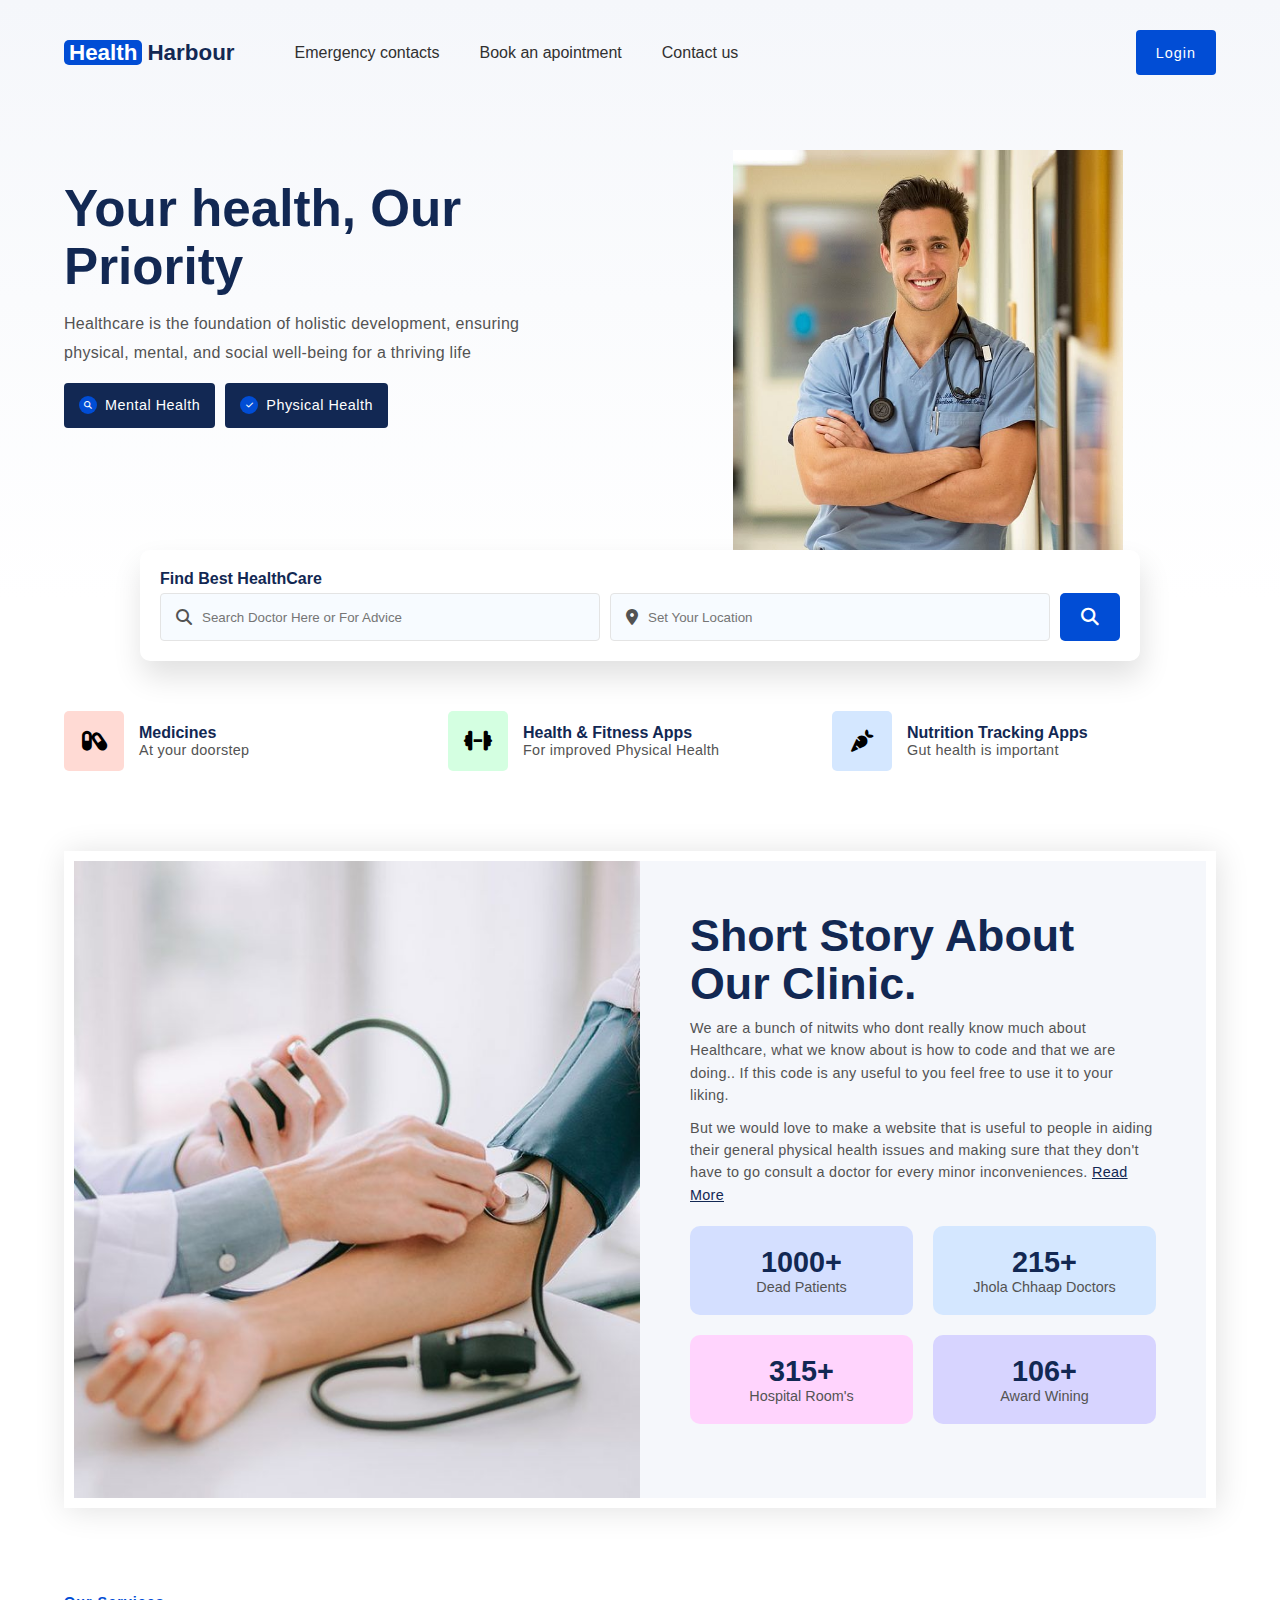
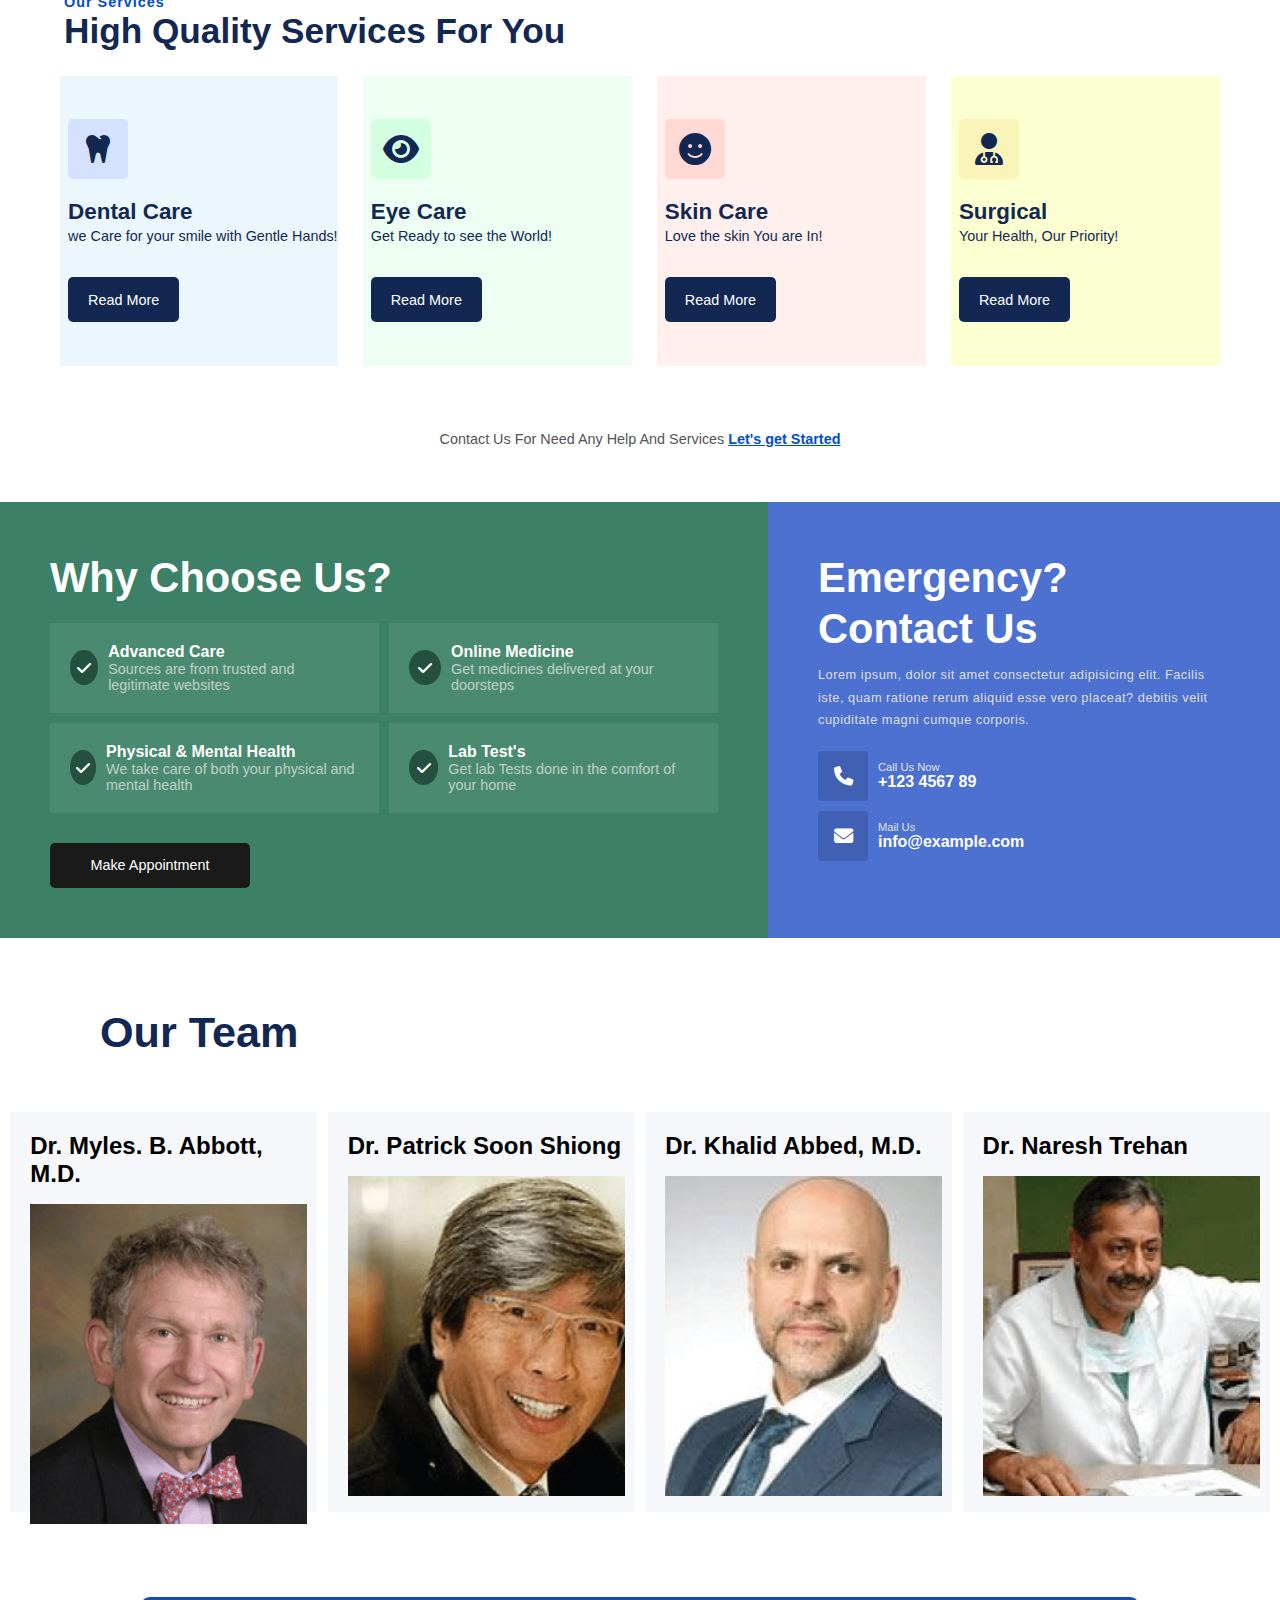
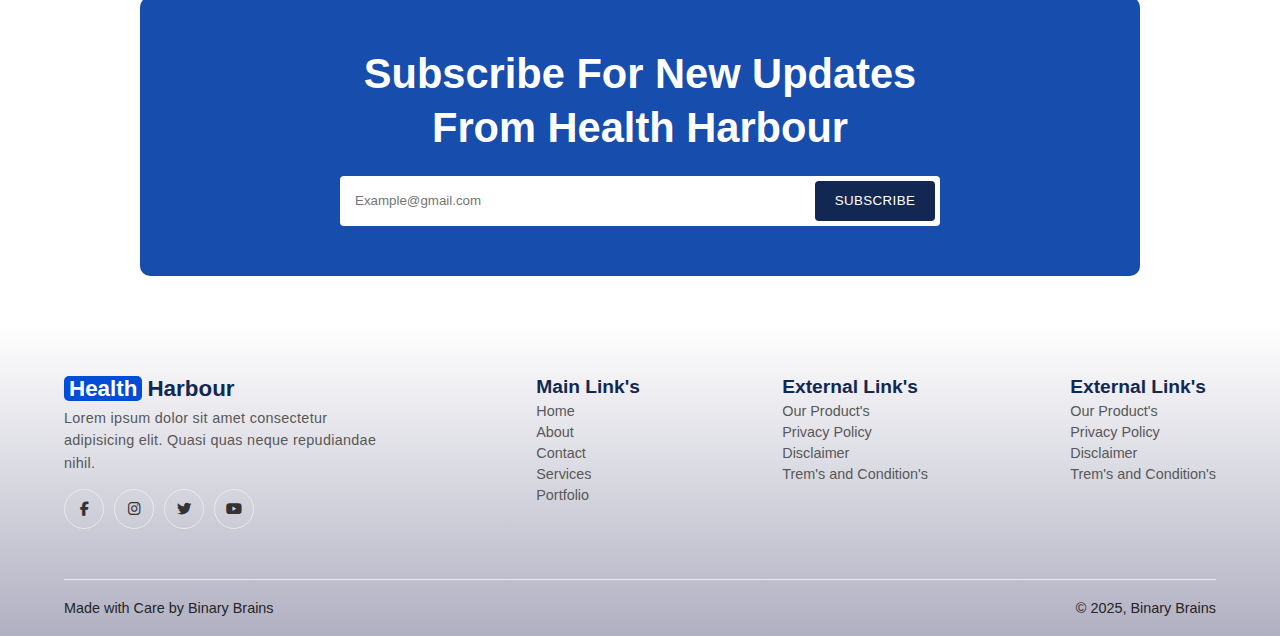
<file: tut/Health-Harbour/index.html>
<!DOCTYPE html>
<html lang="en">
<head>
    <!--meta information for device compatibility-->
    <meta charset="UTF-8">
    <meta http-equiv="X-UA-Compatible" content="IE=edge">
    <meta name="viewport" content="width=device-width, initial-scale=1.0">
    <!--title-->
    <title>Health harbour</title>
    <!--Fav-icon-->
    <link rel="icon" href="images/square-plus-regular.svg">
    <!--linking css file-->
    <link rel="stylesheet" href="style.css">
    <!--library for font awesome for icons-->
    <link rel="stylesheet" href="https://cdnjs.cloudflare.com/ajax/libs/font-awesome/6.7.2/css/all.min.css" integrity="sha512-Evv84Mr4kqVGRNSgIGL/F/aIDqQb7xQ2vcrdIwxfjThSH8CSR7PBEakCr51Ck+w+/U6swU2Im1vVX0SVk9ABhg==" crossorigin="anonymous" referrerpolicy="no-referrer" />
</head>
<body>
    
    <!--Hero-Section-->
    <section id="hero">

        <!--navigation-->
        <nav class="navigation">
            <!--**menu-btn*****-->
            <input type="checkbox" class="menu-btn" id="menu-btn">
            <label for="menu-btn" class="menu-icon">
                <span class="nav-icon"></span>
            </label>
            <!--**logo*********-->
            <a href="index.html" class="logo"><span>Health</span>Harbour</a>
            <!--**menu*********-->
            <ul class="menu">
                <li><a href="#our-team">Emergency contacts</a></li>
                <li><a href="#our-services">Book an apointment</a></li>
                <li><a href="#testimonials">Contact us</a></li>
            </ul>
            <!--**contact*******-->
            <a href="#" class="nav-appointment-btn">Login</a>
        </nav><!--nav-end-->


        <!--Content-->
        <div class="hero-content">
            <!--text-->
            <div class="hero-text">
                <h1>Your health, Our Priority</h1>
                <p>Healthcare is the foundation of holistic development, ensuring physical, mental, and social well-being for a thriving life</p>
                <!--btns-->
                <div class="hero-text-btns">
                    <a href="#"><i class="fa-solid fa-magnifying-glass"></i> Mental Health</a>
                    <a href="#"><i class="fa-solid fa-check"></i>Physical Health</a>
                </div>
            </div>
            <!--**img*****************-->
            <div class="hero-img">
                <img alt="doctor" src="images/doc.jpeg">
            </div>
        </div>

        
    </section><!--hero-end-->


    <!--==appointment-search===============================-->
    <div class="appointment-search-container">
        <h3>Find Best HealthCare</h3>
        <form class="appointment-search">
        <!--**doctor-search-box*******-->
        <div class="appo-search-box">
            <i class="fa-solid fa-magnifying-glass"></i>
            <input type="text" placeholder="Search Doctor Here or For Advice">
        </div>
        <!--**set-your-location*******-->
        <div class="appo-search-box">
            <i class="fa-solid fa-location-dot"></i>
            <input type="text" placeholder="Set Your Location">
        </div>
        <!--**btn*********************-->
        <button>
            <i class="fa-solid fa-magnifying-glass"></i>
        </button>
        </form>
    </div>


    <!--==service-info===========================-->
    <section class="what-we-provide">

        <!--**box1***********-->
        <div class="w-info-box w-i-box1">
            <!--icon-->
            <div class="w-info-icon">
                <i class="fa-solid fa-capsules"></i>
            </div>
            <!--text-->
            <div class="w-info-text">
                <strong>Medicines</strong>
                <p>At your doorstep</p>
            </div>
        </div>
        <!--**box2***********-->
        <div class="w-info-box w-i-box2">
            <!--icon-->
            <div class="w-info-icon">
                <i class="fa-solid fa-dumbbell"></i>
            </div>
            <!--text-->
            <div class="w-info-text">
                <strong>Health & Fitness Apps</strong>
                <p>For improved Physical Health </p>
            </div>
        </div>
        <!--**box3***********-->
        <div class="w-info-box w-i-box3">
            <!--icon-->
            <div class="w-info-icon">
                <i class="fa-solid fa-carrot"></i>
            </div>
            <!--text-->
            <div class="w-info-text">
                <strong>Nutrition Tracking Apps</strong>
                <p>Gut health is important</p>
            </div>
        </div>
    
    </section><!--end-->



    <!--==Story=============================-->
    <section id="our_story">

        <!--**img**-->
        <div class="our-story-img">
            <img src="images/med.jpeg" >
        </div>
        <!--**text**-->
        <div class="our-stroy-text">
            <h2>Short Story About Our Clinic.</h2>
            <p>We are a bunch of nitwits who dont really know much about Healthcare, what we know about is how to code and that we are doing.. If this code is any useful to you feel free to use it to your liking.</p>
            <p>But we would love to make a website that is useful to people in aiding their general physical health issues and making sure that they don't have to go consult a doctor for every minor inconveniences.  <a>Read More</a></p>
            <!--numbers-of-happy-patients-->
            <div class="story-numbers-container">
                <!--box-->
                <div class="story-numbers-box s-n-box1">
                    <strong>1000+</strong>
                    <span>Dead Patients</span>
                </div>
                <!--box-->
                <div class="story-numbers-box s-n-box2">
                    <strong>215+</strong>
                    <span>Jhola Chhaap Doctors</span>
                </div>
                <!--box-->
                <div class="story-numbers-box s-n-box3">
                    <strong>315+</strong>
                    <span>Hospital Room's</span>
                </div>
                <!--box-->
                <div class="story-numbers-box s-n-box4">
                    <strong>106+</strong>
                    <span>Award Wining</span>
                </div>
            </div>
        </div>
        
    </section><!--story-end-->

    

    <!--==Our-Services======================-->
    <section id="our-services">

        <!--**heading********************-->
        <div class="services-heading">
            <!--text-->
            <div class="services-heading-text">
                <strong>Our Services</strong>
                <h2>High Quality Services For You</h2>
            </div>
            <!--btns-->
            <div class="service-slide-btns">
                <div class="swiper-button-prev"></div>
                <div class="swiper-button-next"></div>
            </div>
        </div>

        <!--**container*******************-->
        <div class="services-box-container">

                    <!--**1*******-->
                    <div class="swiper-slide">
                    <!--**box1**-->
                    <div class="service-box s-box1">
                        <!--icon-->
                        <i class="fa-solid fa-tooth"></i>
                        <!--title-->
                        <strong>Dental Care</strong>
                        <!--details-->
                        <p>we Care for your smile with Gentle Hands!</p>
                        <!--read more-->
                        <a href="#">Read More</a>
                    </div>
                    </div><!--slide-end-->
                    <!--**1*******-->
                    <div class="swiper-slide">
                    <!--**box1**-->
                    <div class="service-box s-box2">
                        <!--icon-->
                        <i class="fa-solid fa-eye"></i>
                        <!--title-->
                        <strong>Eye Care</strong>
                        <!--details-->
                        <p>Get Ready to see the World!</p>
                        <!--read more-->
                        <a href="#">Read More</a>
                    </div>
                    </div><!--slide-end-->
                    <!--**1*******-->
                    <div class="swiper-slide">
                    <!--**box1**-->
                    <div class="service-box s-box3">
                        <!--icon-->
                        <i class="fa-solid fa-face-smile"></i>
                        <!--title-->
                        <strong>Skin Care</strong>
                        <!--details-->
                        <p>Love the skin You are In!</p>
                        <!--read more-->
                        <a href="#">Read More</a>
                    </div>
                    </div><!--slide-end-->
                    <!--**1*******-->
                    <div class="swiper-slide">
                    <!--**box1**-->
                    <div class="service-box s-box4">
                        <!--icon-->
                        <i class="fa-solid fa-user-doctor"></i>
                        <!--title-->
                        <strong>Surgical</strong>
                        <!--details-->
                        <p>Your Health, Our Priority!</p>
                        <!--read more-->
                        <a href="#">Read More</a>
                    </div>
                    </div><!--slide-end-->
        </div>

        <!--btn-->
        <span class="service-btn">Contact Us For Need Any Help And Services <a href="#">Let's get Started</a></span>
    
    </section><!--services-end-->


    <!--==Why-choose-us=======================-->
    <section id="why-choose-us">

        <!--**left*****************-->
        <div class="why-choose-us-left">
            <h3>Why Choose Us?</h3>
            <!--==container====-->
            <div class="why-choose-box-container">
                <!--**box**-->
                <div class="why-choose-box">
                    <!--icon-->
                    <i class="fa-solid fa-check"></i>
                    <!--text-->
                    <div class="why-choose-box-text">
                        <strong>Advanced Care</strong>
                        <p>Sources are from trusted and legitimate websites</p>
                    </div>
                </div>
                <!--**box**-->
                <div class="why-choose-box">
                    <!--icon-->
                    <i class="fa-solid fa-check"></i>
                    <!--text-->
                    <div class="why-choose-box-text">
                        <strong>Online Medicine</strong>
                        <p>Get medicines delivered at your doorsteps</p>
                    </div>
                </div>
                <!--**box**-->
                <div class="why-choose-box">
                    <!--icon-->
                    <i class="fa-solid fa-check"></i>
                    <!--text-->
                    <div class="why-choose-box-text">
                        <strong>Physical & Mental Health</strong>
                        <p>We take care of both your physical and mental health</p>
                    </div>
                </div>
                <!--**box**-->
                <div class="why-choose-box">
                    <!--icon-->
                    <i class="fa-solid fa-check"></i>
                    <!--text-->
                    <div class="why-choose-box-text">
                        <strong>Lab Test's</strong>
                        <p>Get lab Tests done in the comfort of your home</p>
                    </div>
                </div>
            </div>
            <!--==btn========-->
            <a href="#" class="why-choose-us-btn">Make Appointment</a>
        </div><!--left-end-->

        <!--**right*******************-->
        <div class="why-choose-us-right">
            <h3>Emergency?<br/>
                Contact Us
            </h3>
            <p>Lorem ipsum, dolor sit amet consectetur adipisicing elit. Facilis iste, quam ratione rerum aliquid esse vero placeat? debitis velit cupiditate magni cumque corporis.</p>
            <!--==container====-->
            <div class="w-right-contact-container">
                <!--**box**-->
                <div class="w-right-contact-box">
                    <i class="fa-solid fa-phone"></i>
                    <!--text-->
                    <div class="w-right-contact-box-text">
                        <span>Call Us Now</span>
                        <strong>+123 4567 89</strong>
                    </div>
                </div>
                <!--**box**-->
                <div class="w-right-contact-box">
                    <i class="fa-solid fa-envelope"></i>
                    <!--text-->
                    <div class="w-right-contact-box-text">
                        <span>Mail Us</span>
                        <strong>info@example.com</strong>
                    </div>
                </div>
            </div>
        </div><!--right-end-->

    </section><!--end-->

    <!-- This is our team section -->
     <div class="team-heading">
        <h2> Our Team</h2>
     </div>
    <div class="shop-section">
        <div class="box">
            <div class="box-content">
                <h2>Dr. Myles. B. Abbott, M.D.</h2>
                <div class="box-img" style="background-image: url('images/doc1.png');"></div>
            </div>
        </div>
        <div class="box">
            <div class="box-content">
                <h2>Dr. Patrick Soon Shiong</h2>
                <div class="box-img" style="background-image: url('images/doc2.png');"></div>
            </div>
        </div>
        <div class="box">
            <div class="box-content">
                <h2>Dr. Khalid Abbed, M.D.</h2>
                <div class="box-img" style="background-image: url('images/doc3.jpg');"></div>
            </div>
        </div>
        <div class="box">
            <div class="box-content">
                <h2>Dr. Naresh Trehan</h2>
                <div class="box-img" style="background-image: url('images/doc4.png');"></div>
            </div>
        </div>
        
    </div>

    <!--==Subscribe===========================-->
    <section id="subscribe">
        <h3>Subscribe For New Updates From Health Harbour</h3>
        <!--subcribe-box-->
        <form class="subscribe-box">
            <input type="email" placeholder="Example@gmail.com">
            <button>Subscribe</button>
        </form>
    </section><!--end-->


    <footer>
        <div class="footer-container">
            <!--**comoany-box**-->
            <div class="footer-company-box">
                <!--logo-->
                <a href="#" class="logo"><span>Health</span>Harbour</a>
                <!--details-->
                <p>Lorem ipsum dolor sit amet consectetur adipisicing elit. Quasi quas neque repudiandae nihil.</p>
                <!--social-box-->
                <div class="footer-social">
                    <a href="#"><i class="fa-brands fa-facebook-f"></i></a>
                    <a href="#"><i class="fa-brands fa-instagram"></i></a>
                    <a href="#"><i class="fa-brands fa-twitter"></i></a>
                    <a href="#"><i class="fa-brands fa-youtube"></i></a>
                </div>
            </div>
            <!--**link-box***-->
            <div class="footer-link-box">
                <strong>Main Link's</strong>
                <ul>
                    <li><a href="#">Home</a></li>
                    <li><a href="#">About</a></li>
                    <li><a href="#">Contact</a></li>
                    <li><a href="#">Services</a></li>
                    <li><a href="#">Portfolio</a></li>
                </ul>
            </div>
            <!--**link-box***-->
            <div class="footer-link-box">
                <strong>External Link's</strong>
                <ul>
                    <li><a href="#">Our Product's</a></li>
                    <li><a href="#">Privacy Policy</a></li>
                    <li><a href="#">Disclaimer</a></li>
                    <li><a href="#">Trem's and Condition's</a></li>
                </ul>
            </div>
            <!--**link-box***-->
            <div class="footer-link-box">
                <strong>External Link's</strong>
                <ul>
                    <li><a href="#">Our Product's</a></li>
                    <li><a href="#">Privacy Policy</a></li>
                    <li><a href="#">Disclaimer</a></li>
                    <li><a href="#">Trem's and Condition's</a></li>
                </ul>
            </div>
            
   
        </div>

        <!--**bottom**********************-->
        <div class="footer-bottom">
            <span class="footer-owner">Made with Care by Binary Brains</span>
            <span class="copyright">&#169; 2025, Binary Brains</span>
        </div>
    </footer>
</body>
</html>
</file>
<file: tut/Health-Harbour/style.css>
*{
    margin: 0px;
    padding: 0px;
    font-family: sans-serif;
    box-sizing: border-box;
    scroll-behavior: smooth;
}
a{
    text-decoration: none;
}
ul{
    list-style: none;
}

/* width */
::-webkit-scrollbar {
    width: 7px;
  }
  

/*==hero========================*/
#hero{
    min-height: 600px;
    background: linear-gradient(to bottom, #f5f7fb, white);
    display: flex;
    flex-direction: column;
    justify-content: space-between;
}
.navigation{
    display: flex;
    justify-content: space-between;
    align-items: center;
    max-width: 1200px;
    width: 90%;
    margin: 0px auto;
    padding: 30px 0px;
}
.logo{
    color:#122853;
    font-weight: 700;
    font-size: 1.4rem;
}
.logo span{
    background-color: #014dd5;
    color: #ffffff;
    padding: 0px 5px;
    border-radius: 5px;
    font-weight: 600;
    margin-right: 5px;
}
.menu{
    display: flex;
    justify-content: center;
    align-items: center;
    margin-right: auto;
    margin-left: 40px;
}
.menu li a{
    margin: 0px 20px;
    color: #303030;
    font-weight: 500;
    transition: all ease 0.3s;
}
.menu li a:hover{
    color: #014dd5;
}
.nav-appointment-btn{
    height: 45px;
    padding: 0px 20px;
    border-radius:4px;
    background-color: #014dd5;
    color: #ffffff;
    display: flex;
    justify-content: center;
    align-items: center;
    font-weight: 500;
    letter-spacing: 1px;
    font-size: 0.9rem;
}
/*==hero-content==================*/
.hero-content{
    max-width: 1200px;
    width: 90%;
    margin: 0px auto;
    display: grid;
    grid-template-columns: 1fr 1fr;
    align-items: flex-start;
    margin-top: auto;
}
.hero-img{
    display: flex;
}
.hero-img img{
    width: 100%;
    height: 100%;
    max-height: 450px;
    object-fit: contain;
    object-position: center bottom;
}
.hero-text{
   display: flex;
   flex-direction: column;
   margin-top: 30px; 
}
.hero-text h1{
    font-size: 3.2rem;
    color: #122853;
    line-height: 3.6rem;
}
.hero-text p{
    color: #535353;
    margin: 15px 0px;
    max-width: 500px;
    letter-spacing: 0.3px;
    line-height: 1.8rem;
}
.hero-text-btns{
    display: flex;
    justify-content: flex-start;
    align-items: center;
}
.hero-text-btns a{
    height: 45px;
    padding: 0px 15px;
    background-color: #122853;
    color: #ffffff;
    border-radius: 4px;
    margin-right: 10px;
    display: flex;
    justify-content: center;
    align-items: center;
    font-size: 0.9rem;
    letter-spacing: 0.5px;
    font-weight: 500;
}
.hero-text-btns a i{
    width: 18px;
    height: 18px;
    display: flex;
    justify-content: center;
    align-items: center;
    border-radius: 50%;
    background-color: #014dd5;
    margin-right: 8px;
    color: #ffffff;
    font-size: 0.5rem;
    padding-bottom: 1px;
}
/*==appointment-search=====================*/
.appointment-search-container{
    max-width: 1000px;
    width: 90%;
    background-color: #ffffff;
    padding:20px;
    margin: auto;
    border-radius: 10px;
    box-shadow: 2px 16px 30px rgba(0,0,0,0.12);
    margin-top: -50px;
    z-index: 3;
    position: relative;
}
.appointment-search-container h3{
    color: #122853;
    font-size: 1rem;
    margin-bottom: 5px;
}
.appointment-search{
    display: grid;
    grid-template-columns: 1fr 1fr 60px;
    grid-gap: 10px;
}
.appo-search-box{
    width: 100%;
    display: flex;
    justify-content: space-between;
    align-items: center;
    background-color: #f7fbff;
    padding: 15px;
    border-radius: 4px;
    border: 1px solid #e4e4e4;
}
.appo-search-box i{
    color: #535353;
    margin-right: 10px;
}
.appo-search-box input{
    width: 100%;
    background-color: transparent;
    border: none;
    outline: none;
}
.appointment-search button{
    background-color: #014dd5;
    color: #ffffff;
    border: none;
    outline: none;
    border-radius: 5px;
    font-size: 1.1rem;
    cursor: pointer;
}
/*==what-we-provide===============*/
.what-we-provide{
    max-width: 1200px;
    width: 90%;
    margin: 50px auto;
    display: grid;
    grid-template-columns: 1fr 1fr 1fr;
}
.w-info-box{
    display: flex;
    justify-content: flex-start;
    align-items: center;
}
.w-info-icon{
    width: 60px;
    height: 60px;
    display: flex;
    justify-content: center;
    align-items: center;
    border-radius: 5px;
    margin-right: 15px;
    font-size: 1.4rem;
}
.w-info-text{
    display: flex;
    flex-direction: column;
}
.w-info-text strong{
    color: #122853;
    font-weight: 700;
}
.w-info-text p{
    color: #535353;
    font-size: 0.9rem;
    letter-spacing: 0.3px;
}
.w-i-box1 .w-info-icon{
    background-color: #ffdad4;
}
.w-i-box2 .w-info-icon{
    background-color: #d4ffe1;
}
.w-i-box3 .w-info-icon{
    background-color: #d4e7ff;
}
/*==our-story=======================*/
#our_story{
    background-color: #f5f7fb;
    max-width: 1200px;
    width: 90%;
    margin: 80px auto;
    border: 10px solid #ffffff;
    box-shadow: 2px 2px 30px rgba(0,0,0,0.12);
    display: grid;
    grid-template-columns: 1fr 1fr;
}
.our-story-img{
    position: relative;
    display: flex;
}
.our-story-img img{
    width: 100%;
    height: 100%;
    object-fit: cover;
    object-position: center;
}
.story-play-btn{
    position: absolute;
    left: 10px;
    top: 0px;
    display: flex;
    flex-direction: column;
    justify-content: center;
    align-items: center;
    background-color: #dd3f3f;
    padding: 20px 10px;
    border-radius: 4px 4px 10px 10px;
    color: #ffffff;
    font-size: 0.6rem;
    text-transform: uppercase;
    font-weight: 500;
}
.story-play-btn i{
    width: 30px;
    height: 30px;
    border-radius: 50%;
    background-color: #aa2f0a;
    color: #ffffff;
    display: flex;
    justify-content: center;
    align-items: center;
    margin-bottom: 10px;
}
.our-stroy-text{
    padding: 50px;
}
.our-stroy-text h2{
    font-size: 2.8rem;
    color: #122853;
    line-height: 3rem;
}
.our-stroy-text p{
    color: #535353;
    font-size: 0.9rem;
    margin: 10px 0px;
    line-height: 1.4rem;
    letter-spacing: 0.3px;
}
.our-stroy-text p a{
    color: #122853;
    text-decoration: underline;
}
.story-numbers-container{
    display: grid;
    grid-template-columns: 1fr 1fr;
    grid-gap: 20px;
    margin-top: 20px;
}
.story-numbers-box{
    padding: 20px;
    display: flex;
    flex-direction: column;
    justify-content: center;
    align-items: center;
    text-align: center;
    border-radius: 10px;
}
.story-numbers-box strong{
    color: #122853;
    font-weight: 700;
    font-size: 1.8rem;
}
.story-numbers-box span{
    color: #535353;
    font-size: 0.9rem;
}
.s-n-box1{
    background-color: #d4dfff;
}
.s-n-box2{
    background-color: #d4e7ff;
}
.s-n-box3{
    background-color: #ffd4fd;
}
.s-n-box4{
    background-color: #d7d4ff;
}
/*==our-services=====================*/
#our-services{
    width: 100%;
    margin: 5px auto 0px auto;
    background-color: white;
    padding: 5px 0px;
    display: flex;
    flex-direction: column;
    justify-content: center;
    align-items: center;
}
.services-heading{
    display: flex;
    justify-content: space-between;
    align-items: center;
    max-width: 1200px;
    width: 90%;
    margin: auto;
}
.services-heading-text strong{
    color: #014dd5;
    font-size: 0.9rem;
    font-weight: 600;
    letter-spacing: 1px;
}
.services-heading-text h2{
    font-size: 2.2rem;
    color: #122853;
    font-weight: 700;
    max-width: 600px;
}

.services-box-container{
    display: flex;
    justify-content: space-evenly;
    max-width: 1200px;
    width: 100%;
    overflow: hidden; 
    padding-top: 20px;
    padding-bottom: 20px;
}
.service-box{
    display: flex;
    flex-direction: column;
    justify-content: center;
    align-items: flex-start;
    max-width: 350px;
    height: 300px;
    border: 5px solid #ffffff;
    padding-left: 8px;
}
.service-box:hover{
    border: 5px solid #c7d0eb;
}
.service-box i{
    font-size: 2rem;
    color: #122853;
    width: 60px;
    height: 60px;
    border-radius:5px;
    display: flex;
    justify-content: center;
    align-items: center;
}
.service-box strong{
    color: #122853;
    font-size: 1.4rem;
    margin-top: 20px;
}
.service-box p{
    font-size: 0.9rem;
    line-height: 1.4rem;
    color:#122853;
    display: -webkit-box;
    overflow: hidden;  
}
.service-box.s{
    margin-right: 10px;
}
.service-box a{
    height: 45px;
    background-color: #122853;
    color: #ffffff;
    padding: 0px 20px;
    display: flex;
    justify-content: center;
    align-items: center;
    font-size: 0.9rem;
    font-weight: 500;
    border-radius: 5px;
    margin-top: 30px;
}
.s-box1 i{
    background-color: #d4e2ff;
}
.s-box2 i{
    background-color: #d4ffe1;
}
.s-box3 i{
    background-color: #ffdad4;
}
.s-box4 i{
    background-color: #faf4b8;
}

.s-box1{
    background-color: #ecf6fd;
   
}
.s-box2{
    background-color: #edfff3;   
    width: 279px;
}
.s-box3{
    background-color: #fff0ee;
    width: 279px;
}
.s-box4{
    background-color: #fcffcf;
    width: 279px;

}
.service-btn{
    color: #535353;
    font-size: 0.9rem;
    margin-top: 40px;
    margin-bottom: 50px;
    text-align: center;
    padding: 0px 10px;
}
.service-btn a{
    color: #014dd5;
    text-decoration: underline;
    font-weight: 600;
}
/*==why-choose-us======================*/
#why-choose-us{
    width: 100%;
    display: grid;
    grid-template-columns: 1.5fr 1fr;
}
.why-choose-us-left{
    padding: 50px;
    background-color: #3c8167;
}
.why-choose-us-right{
    background-color: #4c71d0;
    padding: 50px;
}
.why-choose-us-right h3,
.why-choose-us-left h3{
    font-size: 2.6rem;
    color: #ffffff;
    font-weight: 600;
    line-height: 3.2rem;
}
.why-choose-box-container{
    display: grid;
    grid-template-columns: 1fr 1fr;
    margin-top: 20px;
    grid-gap: 10px;
}
.why-choose-box{
    display: flex;
    justify-content: flex-start;
    align-items: center;
    padding: 20px;
    background-color: #4a8a70;
}
.why-choose-box i{
    width: 35px;
    height: 35px;
    border-radius: 50%;
    display: flex;
    justify-content: center;
    align-items: center;
    color: #ffffff;
    background-color: #25503f;
    margin-right: 10px;
}
.why-choose-box-text{
    display: flex;
    flex-direction: column;
    justify-content: center;
}
.why-choose-box-text strong{
    color: #ffffff;
    font-weight: 600;
}
.why-choose-box-text p{
    color: #ececec;
    font-size: 0.9rem;
    opacity: 0.7;
}
.why-choose-us-left a{
    background-color: #1a1a1b;
    color: #ffffff;
    padding: 0px 10px;
    height: 45px;
    display: flex;
    justify-content: center;
    align-items: center;
    border-radius: 5px;
    max-width: 200px;
    margin-top: 30px;
    font-size: 0.9rem;
}
.why-choose-us-right p{
    color: #dfdfdf;
    font-size: 0.8rem;
    line-height: 1.4rem;
    letter-spacing: 0.5px;
    margin: 10px 0px;
}
.w-right-contact-container{
    width: 100%;
    display: flex;
    flex-direction: column;
}
.w-right-contact-box{
    display: flex;
    justify-content: flex-start;
    align-items: center;
    margin-top: 10px;
}
.w-right-contact-box i{
    width: 50px;
    height: 50px;
    background-color:#4060b3;
    border-radius: 4px;
    display: flex;
    justify-content: center;
    align-items: center;
    color: #ffffff;
    font-size: 1.2rem;
    margin-right: 10px;
}
.w-right-contact-box-text{
    display: flex;
    flex-direction: column;
}
.w-right-contact-box-text span{
    color: #e4e4e4;
    font-size: 0.7rem;
}
.w-right-contact-box-text strong{
    font-size: 1rem;
    color: #ffffff;
    font-weight: 600;
}
/*our-team*/
.team-heading{
    font-size: 1.8rem;
    color: #122853;
    font-weight: 700;
    max-width: 600px;
    margin-left: 100px;
    margin-top: 70px;
    margin-bottom: 30px;
}
.box{
    height: 400px;
    width: 24%;
    background-color: #f5f7fb;
    padding: 20px 0px 15px;
    margin-top: 15px;
}
.shop-section{
    display: flex;
    flex-wrap: wrap;
    justify-content: space-evenly;
    background-color: white;
    padding-top: 10px;
    padding-bottom: 15px;
}
.box-img{
    height: 320px;
    background-size: cover;
    margin-top: 1rem;
    margin-bottom: 1rem;
}
.box-content{
    margin-left: 20px;
    margin-right: 10px;

}

/*==subscribe=====================*/
#subscribe{
    max-width: 1000px;
    width: 90%;
    background-color:#174dac;
    padding: 50px;  
    border-radius: 10px;
    margin: 50px auto;
    display: flex;
    flex-direction: column;
    justify-content: center;
    align-items: center;
    margin-top: 70px;
}
#subscribe h3{
    font-size: 2.6rem;
    color: #ffffff;
    font-weight: 600;
    line-height: 3.4rem;
    max-width:600px;
    text-align: center;
}
.subscribe-box{
    max-width: 600px;
    width: 100%;
    background-color: #ffffff;
    border-radius: 4px;
    height: 50px;
    display: flex;
    padding: 5px;
    margin-top: 20px;
}
.subscribe-box input{
    width: 100%;
    height: 100%;
    padding: 0px 10px;
    border: none;
    outline: none;
}
.subscribe-box button{
    background-color: #122853;
    color: #ffffff;
    border-radius: 4px;
    max-width: 120px;
    width: 100%;
    border: none;
    outline: none;
    cursor: pointer;
    text-transform: uppercase;
    font-weight: 500;
    letter-spacing: 0.4px;
}
/*==footer================================*/
footer{
    width: 100%;
    background: linear-gradient(to top, rgb(176, 176, 194), white);

}
.footer-container{
    max-width: 1200px;
    width: 90%;
    margin: 0px auto;
    padding: 50px 0px;
    display:flex;
    justify-content: space-between;
    align-items: flex-start;
}
.footer-company-box{
    max-width: 330px;
}
.footer-company-box p{
    color: #585858;
    margin: 5px 0px;
    font-size: 0.9rem;
    letter-spacing: 0.3px;
    line-height: 1.4rem;
}
.footer-social{
    display: flex;
    align-items: center;
    flex-wrap: wrap;
}
.footer-social a{
    margin-top: 10px;
    margin-right: 10px;
    width: 40px;
    height: 40px;
    border-radius: 50%;
    display: flex;
    justify-content: center;
    align-items: center;
    border: 1px solid #e9e9e9;
    color: #333333;
    font-size: 0.9rem;
    transition: all ease 0.3s;
}
.footer-social a:hover{
    background-color: #122853;
    color: #ffffff;
}
.footer-link-box strong{
    font-size: 1.2rem;
    color: #122853;
    font-weight: 600;
}
.footer-link-box ul{
    margin-top: 5px;
}
.footer-container ul li a{
    color: #585858;
    font-size: 0.9rem;
    margin-bottom: 5px;
    display: flex;
    transition: all ease 0.3s;
}
.footer-container ul li a:hover{
    color: #122853;
}
.footer-bottom{
    display: flex;
    justify-content: space-between;
    align-items: center;
    flex-wrap: wrap;
    grid-gap: 10px;
    border-top: 1px solid #e9e9e9;
    padding: 20px 0px;
    max-width: 1200px;
    width: 90%;
    margin: auto;
}
.footer-bottom span{
    color: #252525;
    font-size: 0.9rem;
}

/*==making-responsive====================*/
.menu-icon,
.menu-btn{
    display: none;
}
@media(max-width:1200px){
    .footer-container{
        display: grid;
        grid-template-columns: 1fr 1fr;
        grid-gap: 40px;
    }
}
@media(max-width:1050px){
    .hero-content{
        display: flex;
        flex-direction: column-reverse;
        justify-content: center;
        align-items: center;
        margin: 50px auto;
    }
    .hero-text{
        margin-bottom: 40px;
        background-color: #ffffff;
        padding: 30px;
        margin-top: 0px;
    }
}
@media(max-width:950px){
    .navigation{
        justify-content: space-between;
        padding: 30px 0px;
        position: relative;
        width: 100%;
        padding: 20px;
    }
    .logo,
    .nav-appointment-btn{
        z-index: 103;
    }
    .logo{
        margin-right: auto;
        margin-left: 20px;
    }
    .navigation .menu{
        display: none;
        position: absolute;
        left: 0px;
        top:100%;
        background-color: #ffffff;
        width: 100%;
        padding: 0px;
        margin: 0px;
        z-index: 102;
        box-shadow: 2px 30px 30px rgba(0,0,0,0.06);
    }
    .navigation .menu::after{
        content: '';
        position: absolute;
        left: 0px;
        top: -100%;
        background-color: #ffffff;
        width: 100%;
        height: 100%;
    }
    .navigation .menu li{
        width:100%;
        margin: 0px;
        padding: 0px;
    }
    .navigation .menu li a{
        width: 100%;
        height: 40px;
        display: flex;
        align-items: center;
        margin: 0px;
        padding: 30px 20px;
    }
    .menu-icon{
        display: block;
    }
    .navigation .menu-icon{
        cursor: pointer;
        float: right;
        padding: 10px 0px;
        position: relative;
        user-select: none;
        z-index: 106;
    }
    .navigation .menu-icon .nav-icon{
        background-color: #181818;
        display: block;
        position: relative;
        height: 2px;
        transition: background 0.2s ease-out;
        width: 25px;
    }
    .navigation .menu-icon .nav-icon::before,
    .navigation .menu-icon .nav-icon::after{
        background-color: #181818;
        content: '';
        position: absolute;
        height: 100%;
        transition: all ease-out 0.2s;
        width: 100%;
    }

    .navigation .menu-icon .nav-icon::before{
        top: 9px;
    }
    .navigation .menu-icon .nav-icon::after{
        top: -9px;
    }
    .navigation .menu-icon:checked ~ .menu-icon .nav-icon,
    .navigation .menu-btn:checked ~ .menu-icon .nav-icon{
        background-color: transparent;
    }
    .navigation .menu-btn:checked ~ .menu-icon .nav-icon::before{
        transform: rotate(-45deg);
        top: 0px;
    }
    .navigation .menu-btn:checked ~ .menu-icon .nav-icon::after{
        transform: rotate(45deg);
        top: 0px;
    }
 
    .navigation .menu-btn:checked ~ .menu{
        display: block;
    }

    .what-we-provide{
        grid-template-columns: 1fr 1fr;
        grid-gap: 20px;
    }
    #our_story{
        grid-template-columns: 1fr;
    }
    .our-story-img img{
        max-height: 400px;
    }
    .our-stroy-text{
        padding: 30px;
    }
    #why-choose-us{
        grid-template-columns: 1fr;
    }
    .testimonials-content{
        grid-template-columns: 1fr;
    }
    .testimonials-img{
        margin-right: auto;
    }
    .testimonials-img img{
        width: 100%;
    }
}
@media(max-width:620px){
    .hero-text{
        padding: 20px;
    }
    .hero-text h1,
    .our-stroy-text h2,
    .services-heading h2,
    .why-choose-us-left h3,
    .why-choose-us-right h3,
    .our-team-heading h3,
    .testimonials-heading h3{
        font-size: 1.8rem;
        line-height: 2.2rem;
    }
    .hero-text-btns{
        flex-direction: column;
    }
    .hero-text-btns a{
        width: 100%;
        margin-top: 5px;
    }
    .appointment-search{
        grid-template-columns: 1fr;
    }
    .appointment-search button{
        height: 45px;
    }
    .what-we-provide{
        grid-template-columns: 1fr;
    }
    .our-stroy-text{
        padding: 20px 15px;
    }
    .story-numbers-box{
        padding: 15px;
    }
    .story-numbers-box strong{
        font-size: 1.4rem;
    }
    .why-choose-us-right,
    .why-choose-us-left{
        padding: 30px 20px;
    }
    .why-choose-box-container{
        grid-template-columns: 1fr;}
    #subscribe h3{
        font-size: 1.4rem;
        line-height: 1.8rem;
    }
    #subscribe{
        padding: 20px;
    }
	 .footer-container{
        grid-template-columns: 1fr;
    }
}
@media(max-width:320px){
    .nav-appointment-btn{
        display: none;
    }
    .story-numbers-container{
        grid-template-columns: 1fr;
    }
}
</file>
